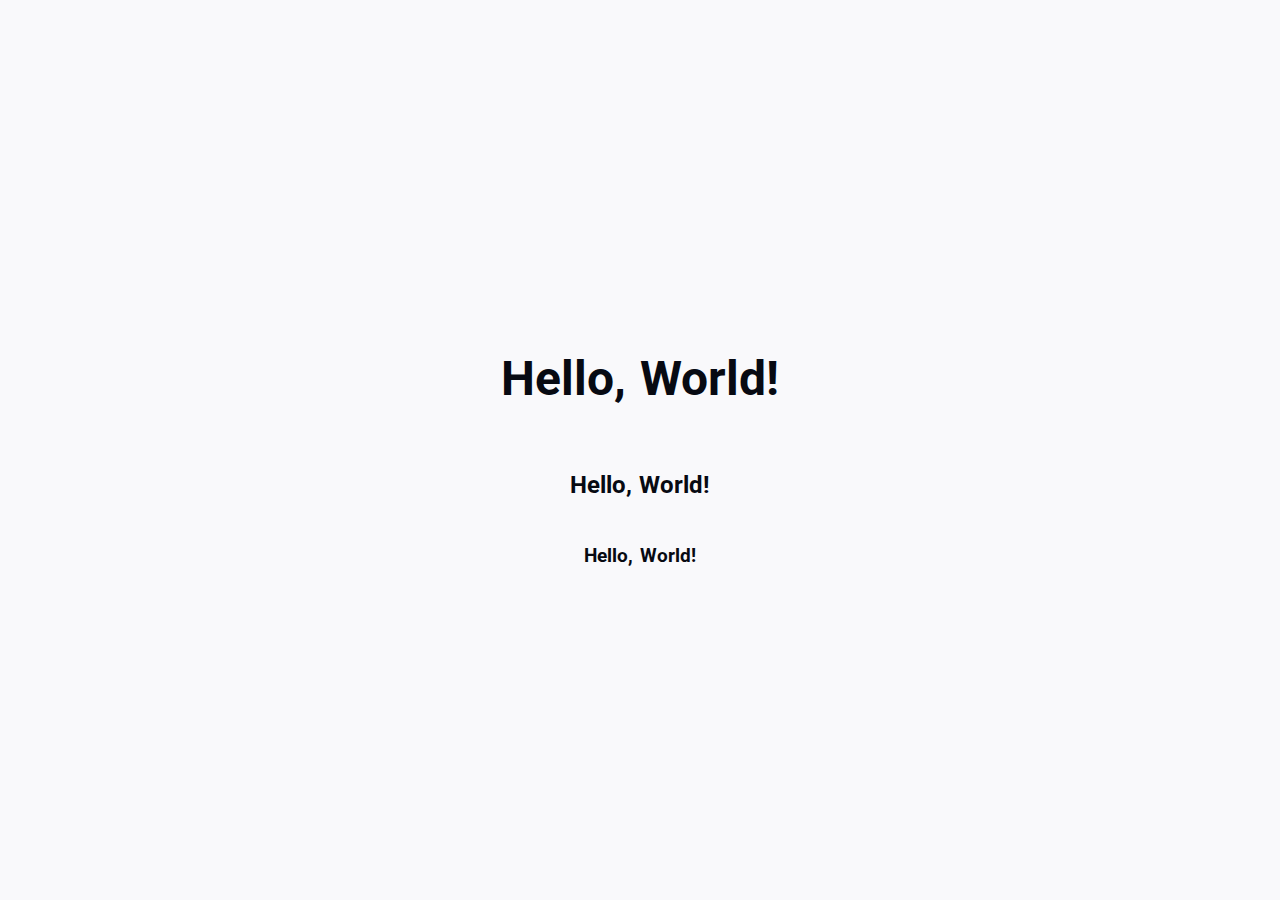
<file: Animation Prop/index.html>
<!DOCTYPE html>
<html lang="en">
  <head>
    <meta charset="UTF-8" />
    <meta http-equiv="X-UA-Compatible" content="IE=edge" />
    <meta name="viewport" content="width=device-width, initial-scale=1.0" />
    <link
      href="https://fonts.googleapis.com/css2?family=Roboto:wght@100;400;700&display=swap"
      rel="stylesheet"
    />
    <link rel="stylesheet" href="normalize.css" />
    <link rel="stylesheet" href="base.css" />
    <link rel="stylesheet" href="style.css" />
    <title>Animate</title>
  </head>
  <body>
    <section>
      <h1 class="animate bounce">Hello, World!</h1>
      <h2 class="animate slideInRight animate--slow">Hello, World!</h2>
      <h3 class="animate rotate animate--slow animate--infinite">
        Hello, World!
      </h3>
    </section>
  </body>
</html>
</file>
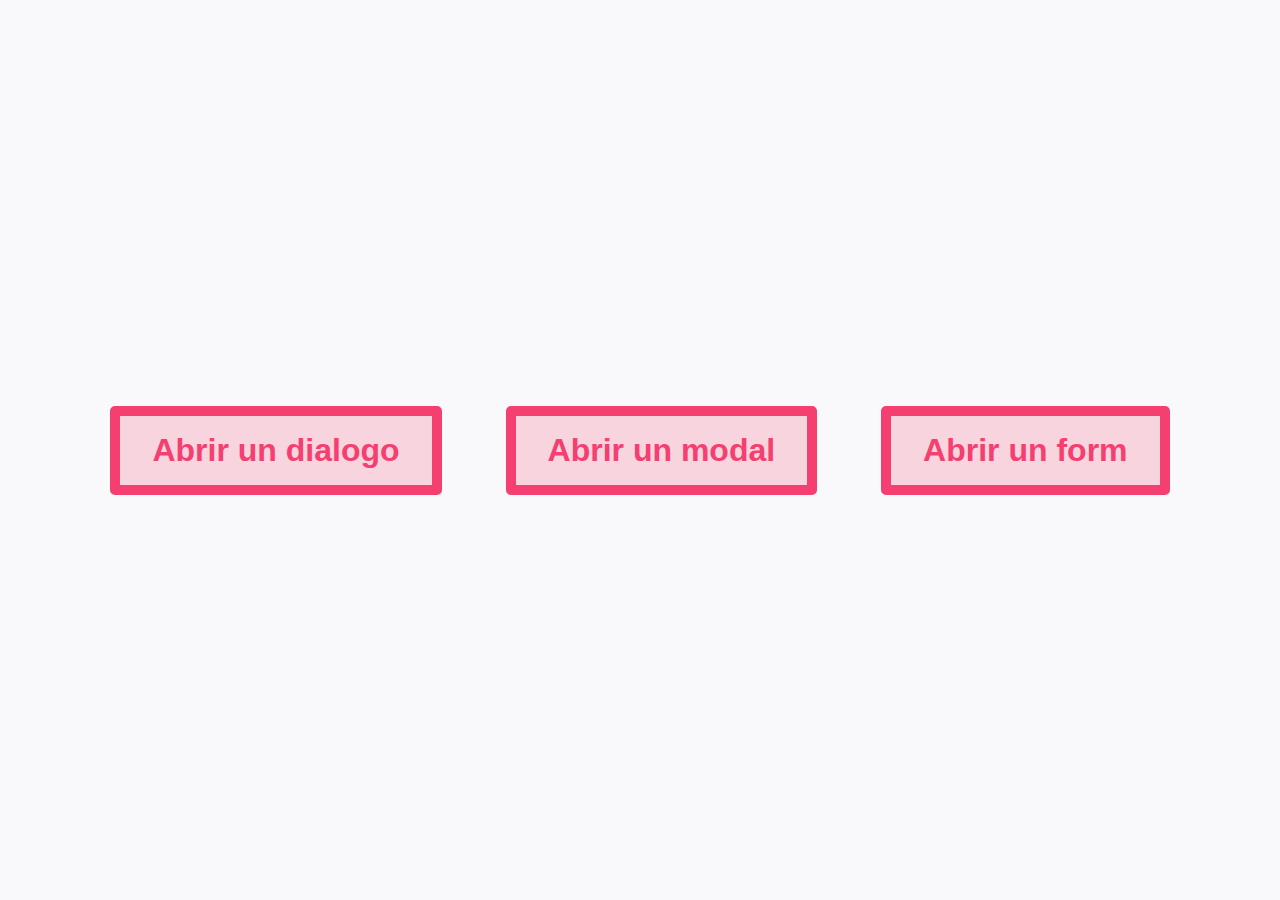
<file: Dialog Element/index.html>
<!DOCTYPE html>
<html lang="en">
<head>
    <meta charset="UTF-8">
    <meta name="viewport" content="width=device-width, initial-scale=1.0">
    <link rel="stylesheet" href="style.css" />
    <title>Transitions</title>
</head>
<body>
    <div class="dialog-container">
        <button data-open-dialog class="btn">Abrir un dialogo</button>
        <dialog data-dialog class="dialogWd">
            <span> Esto es un cuadro de dialogo</span>
            <button data-close-dialog class="btn-close">Close</button>
        </dialog>
    </div>

    <div class="modal-container">
        <button data-open-modal class="btn">Abrir un modal</button>
        <dialog data-modal class="modalWd">
            <span>Esto es un cuadro Modal</span>
            <button data-close-modal class="btn-close">Close</button>
        </dialog>
    </div>
    
    <div class="form-container">
        <button data-open-form class="btn">Abrir un form</button>
        <dialog data-form>
            <form >
                <input type="text" />
                <button type="submit" formmethod="dialog">Cancel</button>
                <button type="submit">Submit</button>
            </form>
        </dialog>
    </div>
    <script src="script.js"></script>
</body>
</html>
</file>
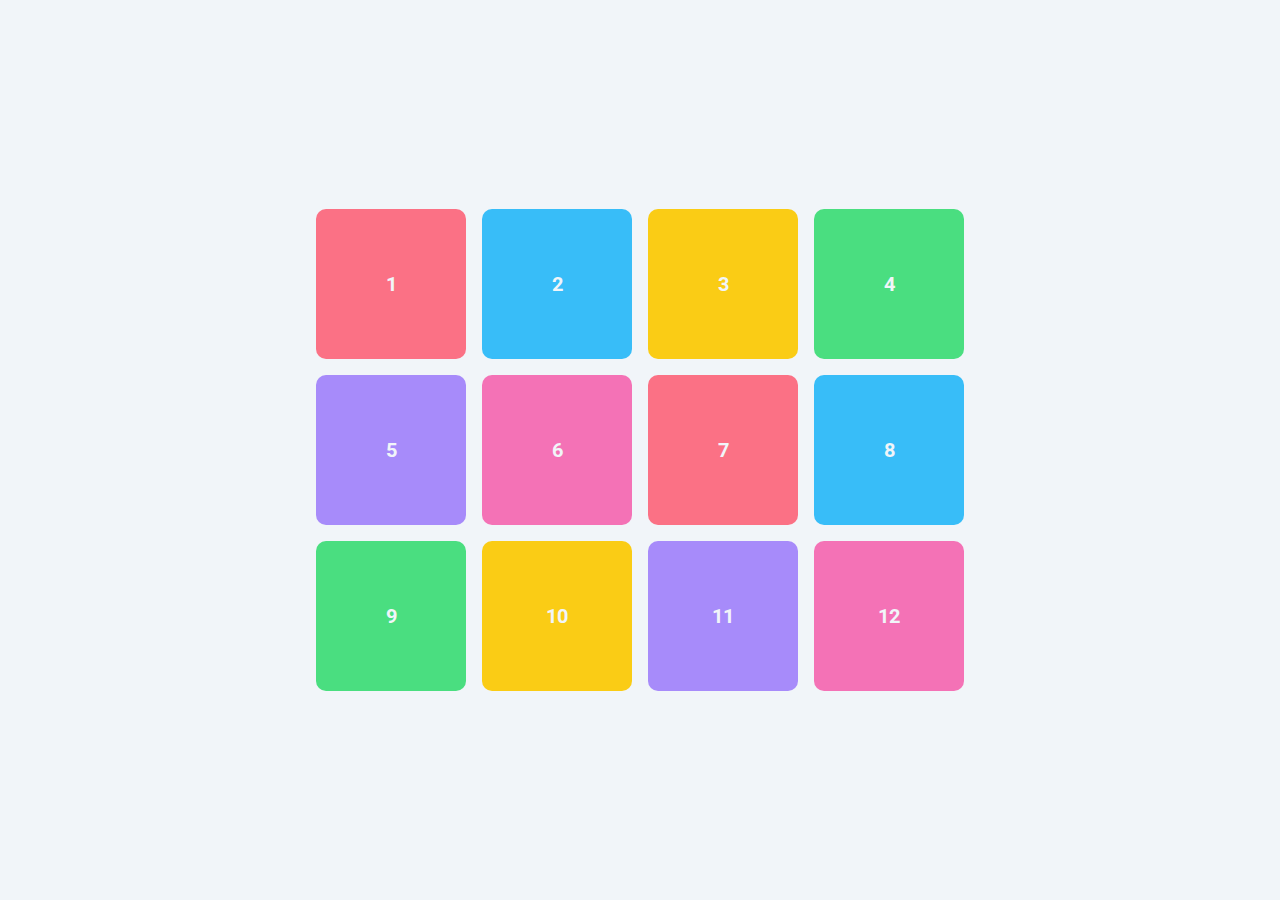
<file: Positioning/index.html>
<!DOCTYPE html>
<html lang="en">
  <head>
    <meta charset="UTF-8" />
    <meta http-equiv="X-UA-Compatible" content="IE=edge" />
    <meta name="viewport" content="width=device-width, initial-scale=1.0" />
    <link rel="stylesheet" href="base.css" />
    <link
      href="https://fonts.googleapis.com/css2?family=Roboto:wght@100;400;700&display=swap"
      rel="stylesheet"
    />
    <title>Positions</title>
  </head>
  <body>
    <section>
      <div class="container">
        <div class="item item-1">1</div>
        <div class="item item-2">2</div>
        <div class="item item-3">3</div>
        <div class="item item-4">4</div>
        <div class="item item-5">5</div>
        <div class="item item-6">6</div>
        <div class="item item-7">7</div>
        <div class="item item-8">8</div>
        <div class="item item-9">9</div>
        <div class="item item-10">10</div>
        <div class="item item-11">11</div>
        <div class="item item-12">12</div>
      </div>
    </section>
    <!-- <section>
      <h1>Hello, World!</h1>
    </section>
    <section>
      <h1>Hello, World!</h1>
    </section>
    <section>
      <h1>Hello, World!</h1>
    </section> -->
  </body>
</html>
</file>
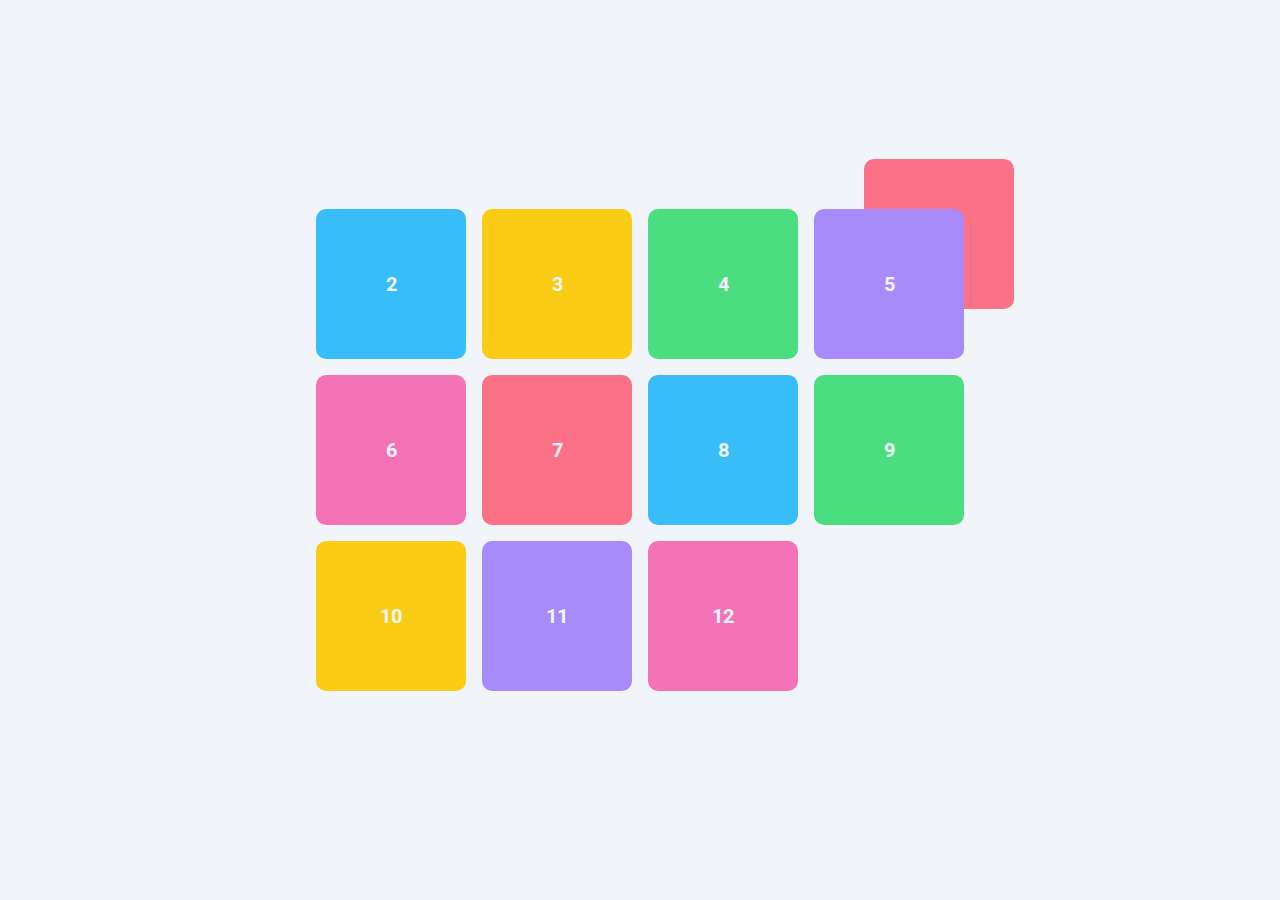
<file: Positioning/absolute/index.html>
<!DOCTYPE html>
<html lang="en">
  <head>
    <meta charset="UTF-8" />
    <meta http-equiv="X-UA-Compatible" content="IE=edge" />
    <meta name="viewport" content="width=device-width, initial-scale=1.0" />
    <link rel="stylesheet" href="../base.css" />
    <link rel="stylesheet" href="absolute.css" />
    <link
      href="https://fonts.googleapis.com/css2?family=Roboto:wght@100;400;700&display=swap"
      rel="stylesheet"
    />
    <title>Positions</title>
  </head>
  <body>
    <section>
      <div class="container">
        <div class="item item-1">1</div>
        <div class="item item-2">2</div>
        <div class="item item-3">3</div>
        <div class="item item-4">4</div>
        <div class="item item-5">5</div>
        <div class="item item-6">6</div>
        <div class="item item-7">7</div>
        <div class="item item-8">8</div>
        <div class="item item-9">9</div>
        <div class="item item-10">10</div>
        <div class="item item-11">11</div>
        <div class="item item-12">12</div>
      </div>
    </section>
  </body>
</html>
</file>
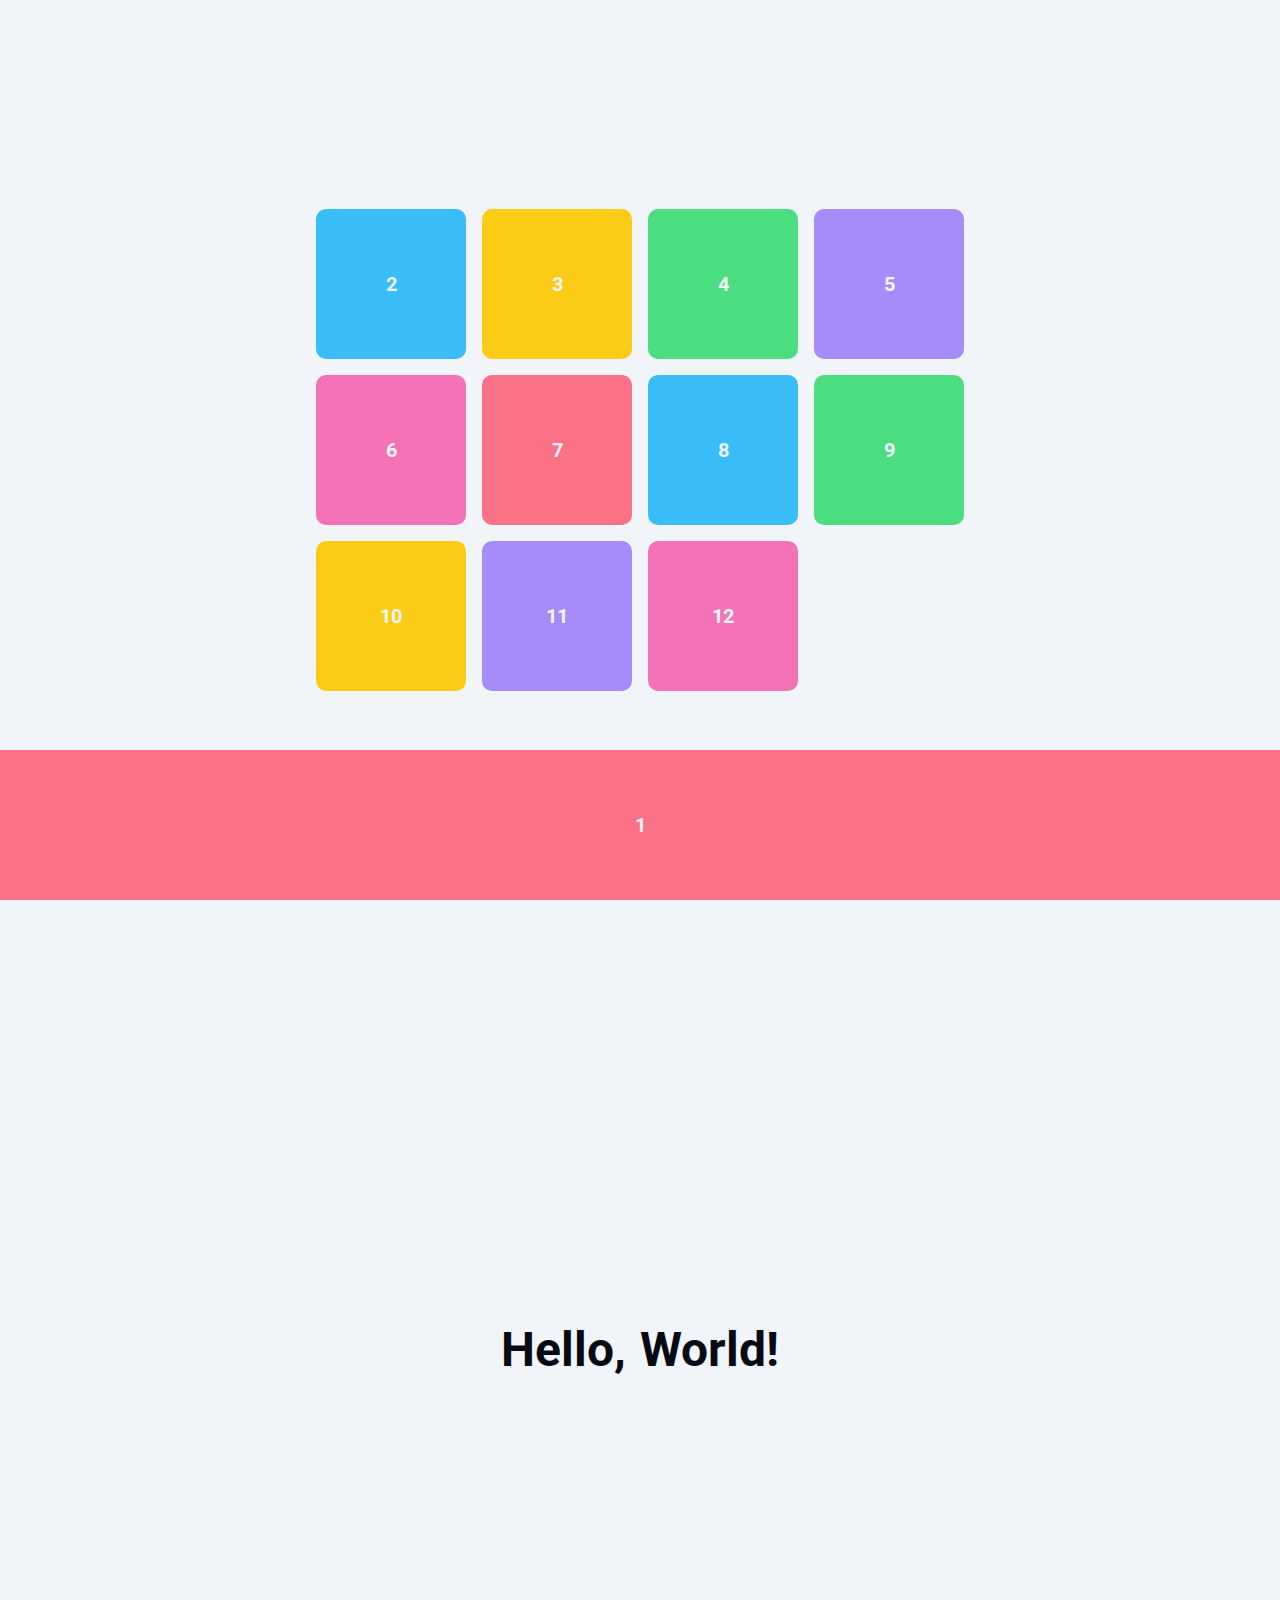
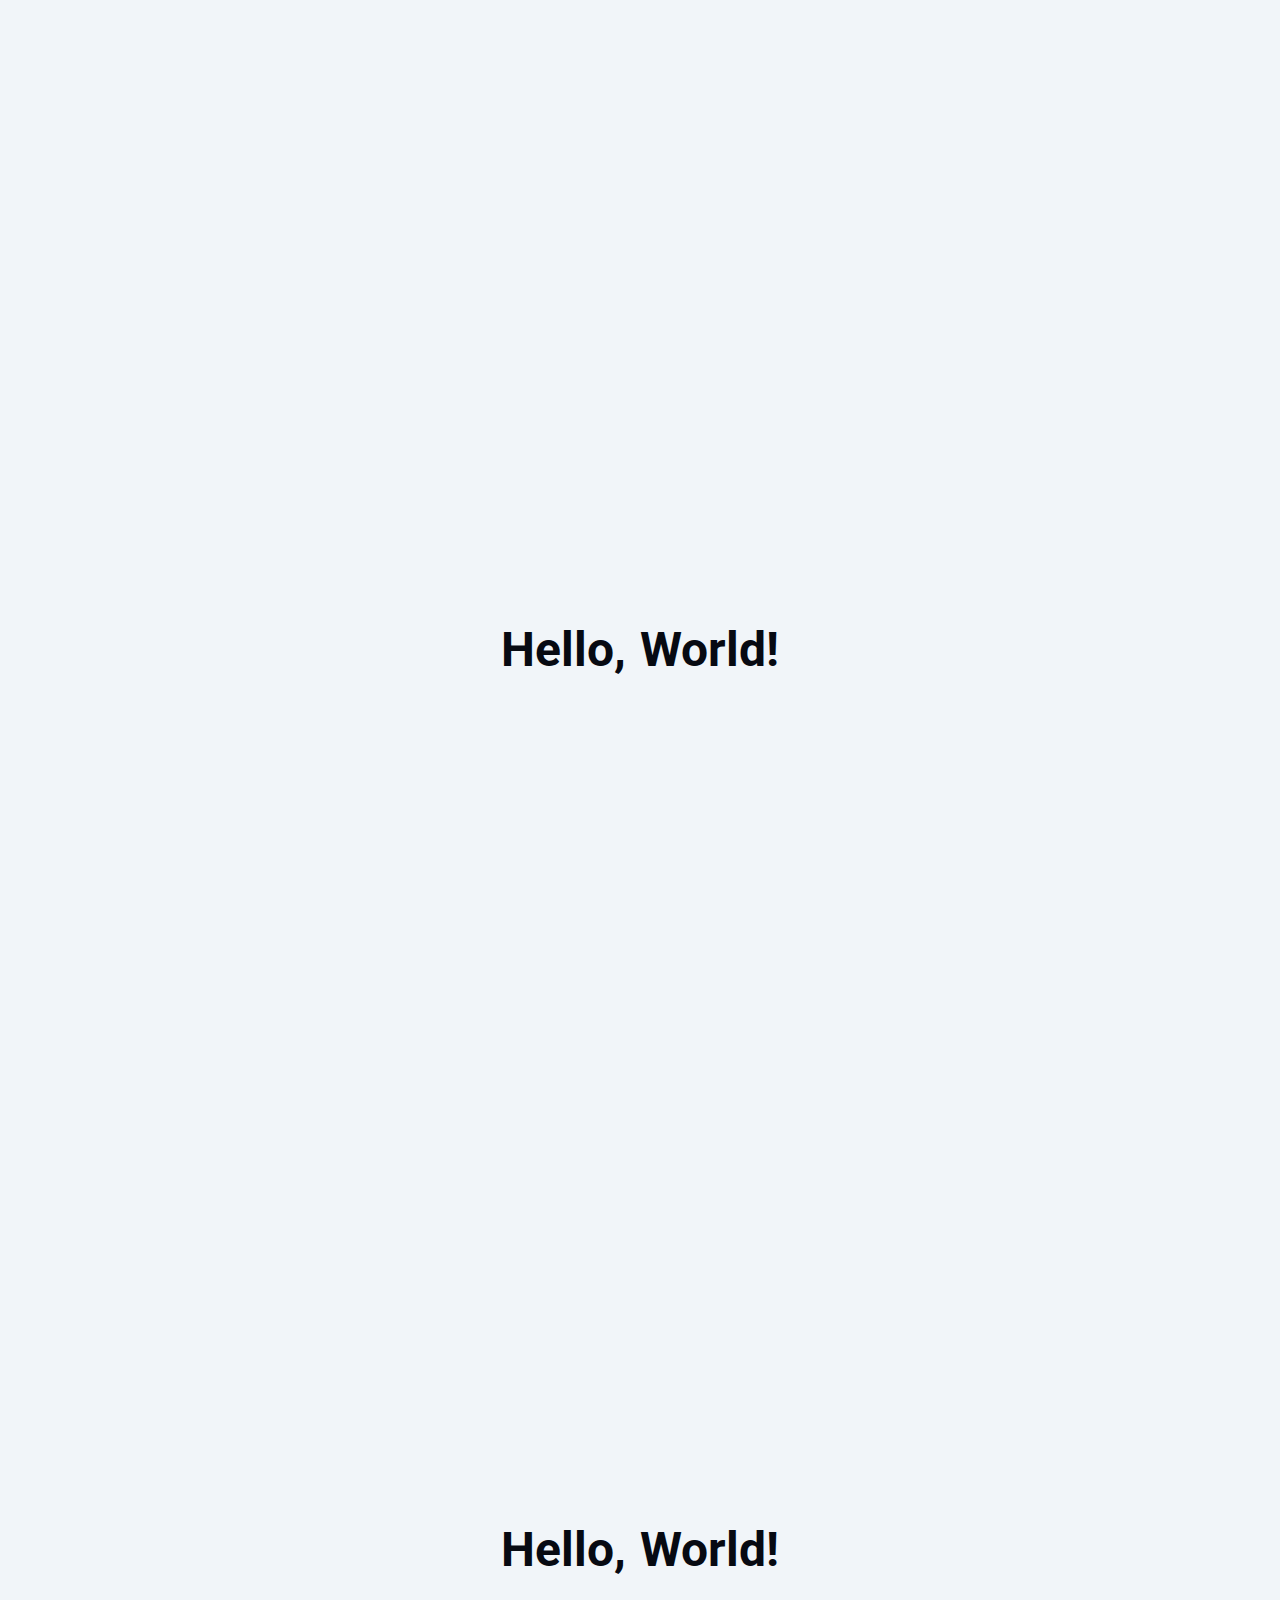
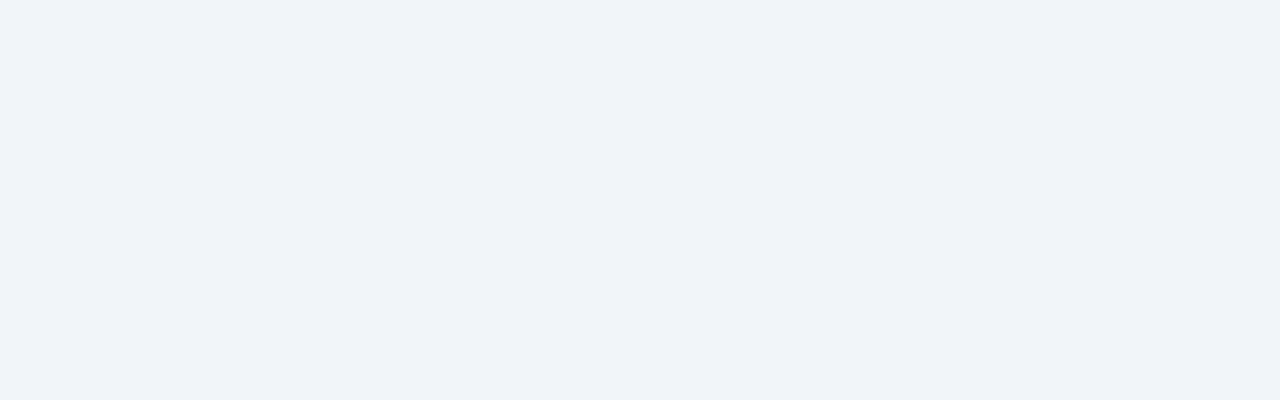
<file: Positioning/fixed&sticky/index.html>
<!DOCTYPE html>
<html lang="en">
  <head>
    <meta charset="UTF-8" />
    <meta http-equiv="X-UA-Compatible" content="IE=edge" />
    <meta name="viewport" content="width=device-width, initial-scale=1.0" />
    <link rel="stylesheet" href="../base.css" />
    <link rel="stylesheet" href="fixed.css" />
    <link
      href="https://fonts.googleapis.com/css2?family=Roboto:wght@100;400;700&display=swap"
      rel="stylesheet"
    />
    <title>Positions</title>
  </head>
  <body>
    <section>
      <div class="container">
        <div class="item item-1">1</div>
        <div class="item item-2">2</div>
        <div class="item item-3">3</div>
        <div class="item item-4">4</div>
        <div class="item item-5">5</div>
        <div class="item item-6">6</div>
        <div class="item item-7">7</div>
        <div class="item item-8">8</div>
        <div class="item item-9">9</div>
        <div class="item item-10">10</div>
        <div class="item item-11">11</div>
        <div class="item item-12">12</div>
      </div>
    </section>
    <section>
      <h1>Hello, World!</h1>
    </section>
    <section>
      <h1>Hello, World!</h1>
    </section>
    <section>
      <h1>Hello, World!</h1>
    </section>
  </body>
</html>
</file>
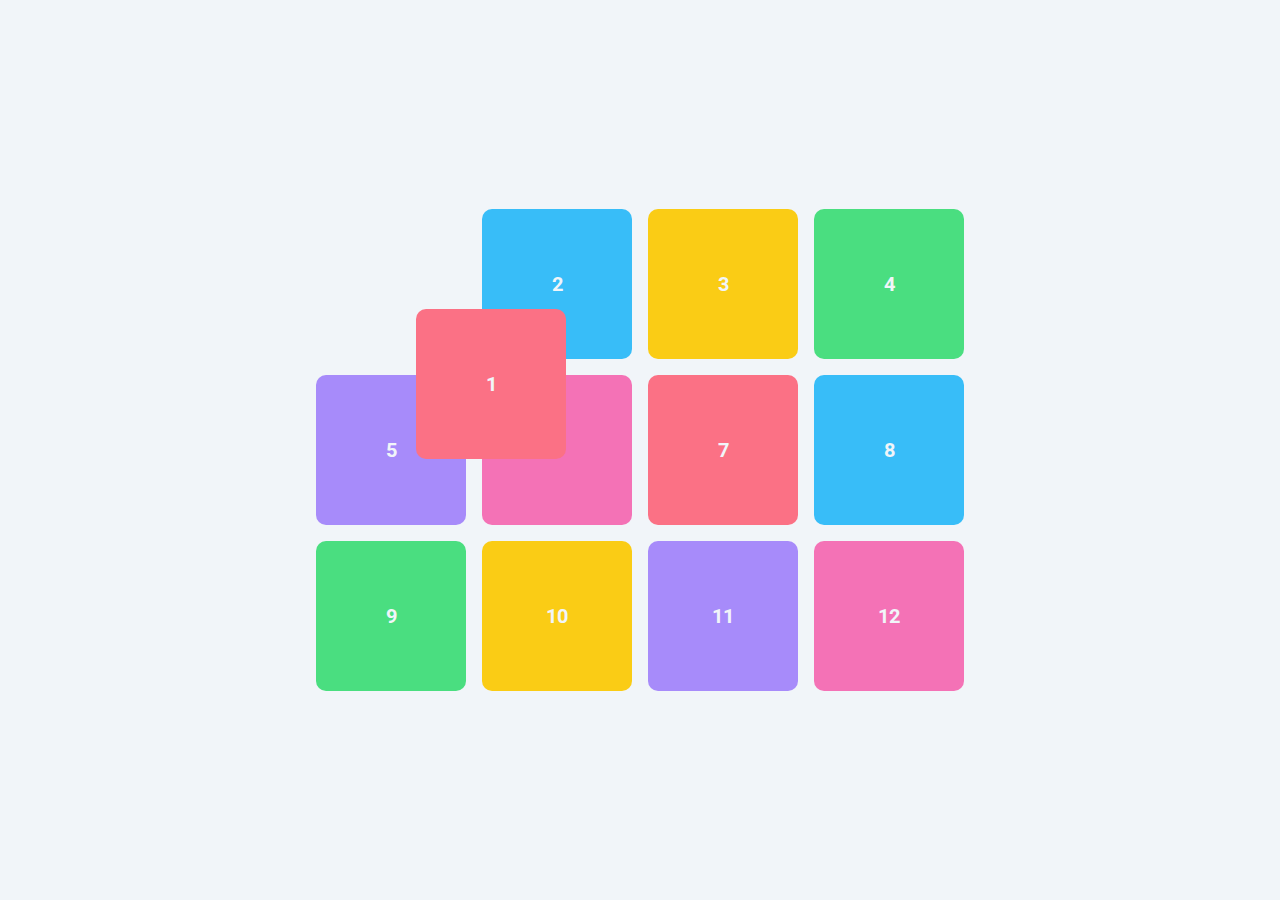
<file: Positioning/static&relative/index.html>
<!DOCTYPE html>
<html lang="en">
  <head>
    <meta charset="UTF-8" />
    <meta http-equiv="X-UA-Compatible" content="IE=edge" />
    <meta name="viewport" content="width=device-width, initial-scale=1.0" />
    <link rel="stylesheet" href="../base.css" />
    <link rel="stylesheet" href="relative.css" />
    <link
      href="https://fonts.googleapis.com/css2?family=Roboto:wght@100;400;700&display=swap"
      rel="stylesheet"
    />
    <title>Positions</title>
  </head>
  <body>
    <section>
      <div class="container">
        <div class="item item-1">1</div>
        <div class="item item-2">2</div>
        <div class="item item-3">3</div>
        <div class="item item-4">4</div>
        <div class="item item-5">5</div>
        <div class="item item-6">6</div>
        <div class="item item-7">7</div>
        <div class="item item-8">8</div>
        <div class="item item-9">9</div>
        <div class="item item-10">10</div>
        <div class="item item-11">11</div>
        <div class="item item-12">12</div>
      </div>
    </section>
    <!-- <section>
      <h1>Hello, World!</h1>
    </section>
    <section>
      <h1>Hello, World!</h1>
    </section>
    <section>
      <h1>Hello, World!</h1>
    </section> -->
  </body>
</html>
</file>
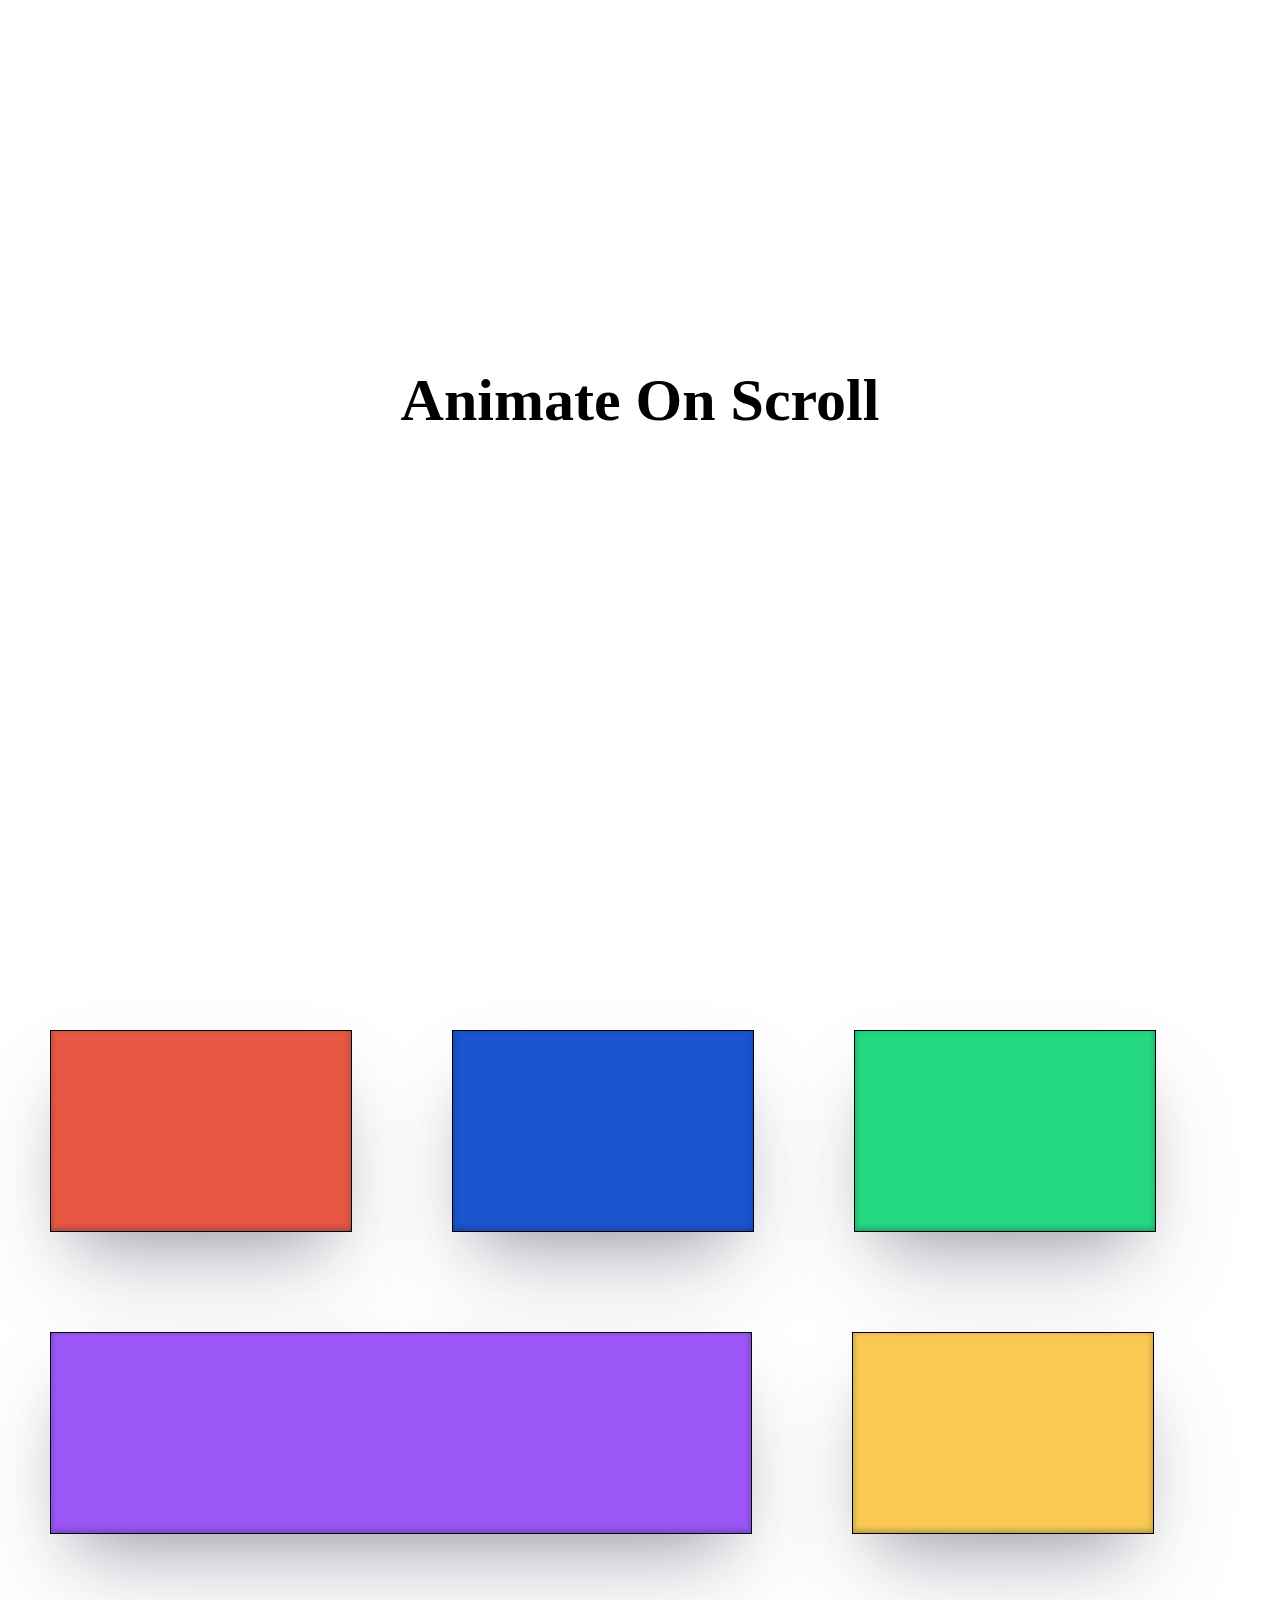
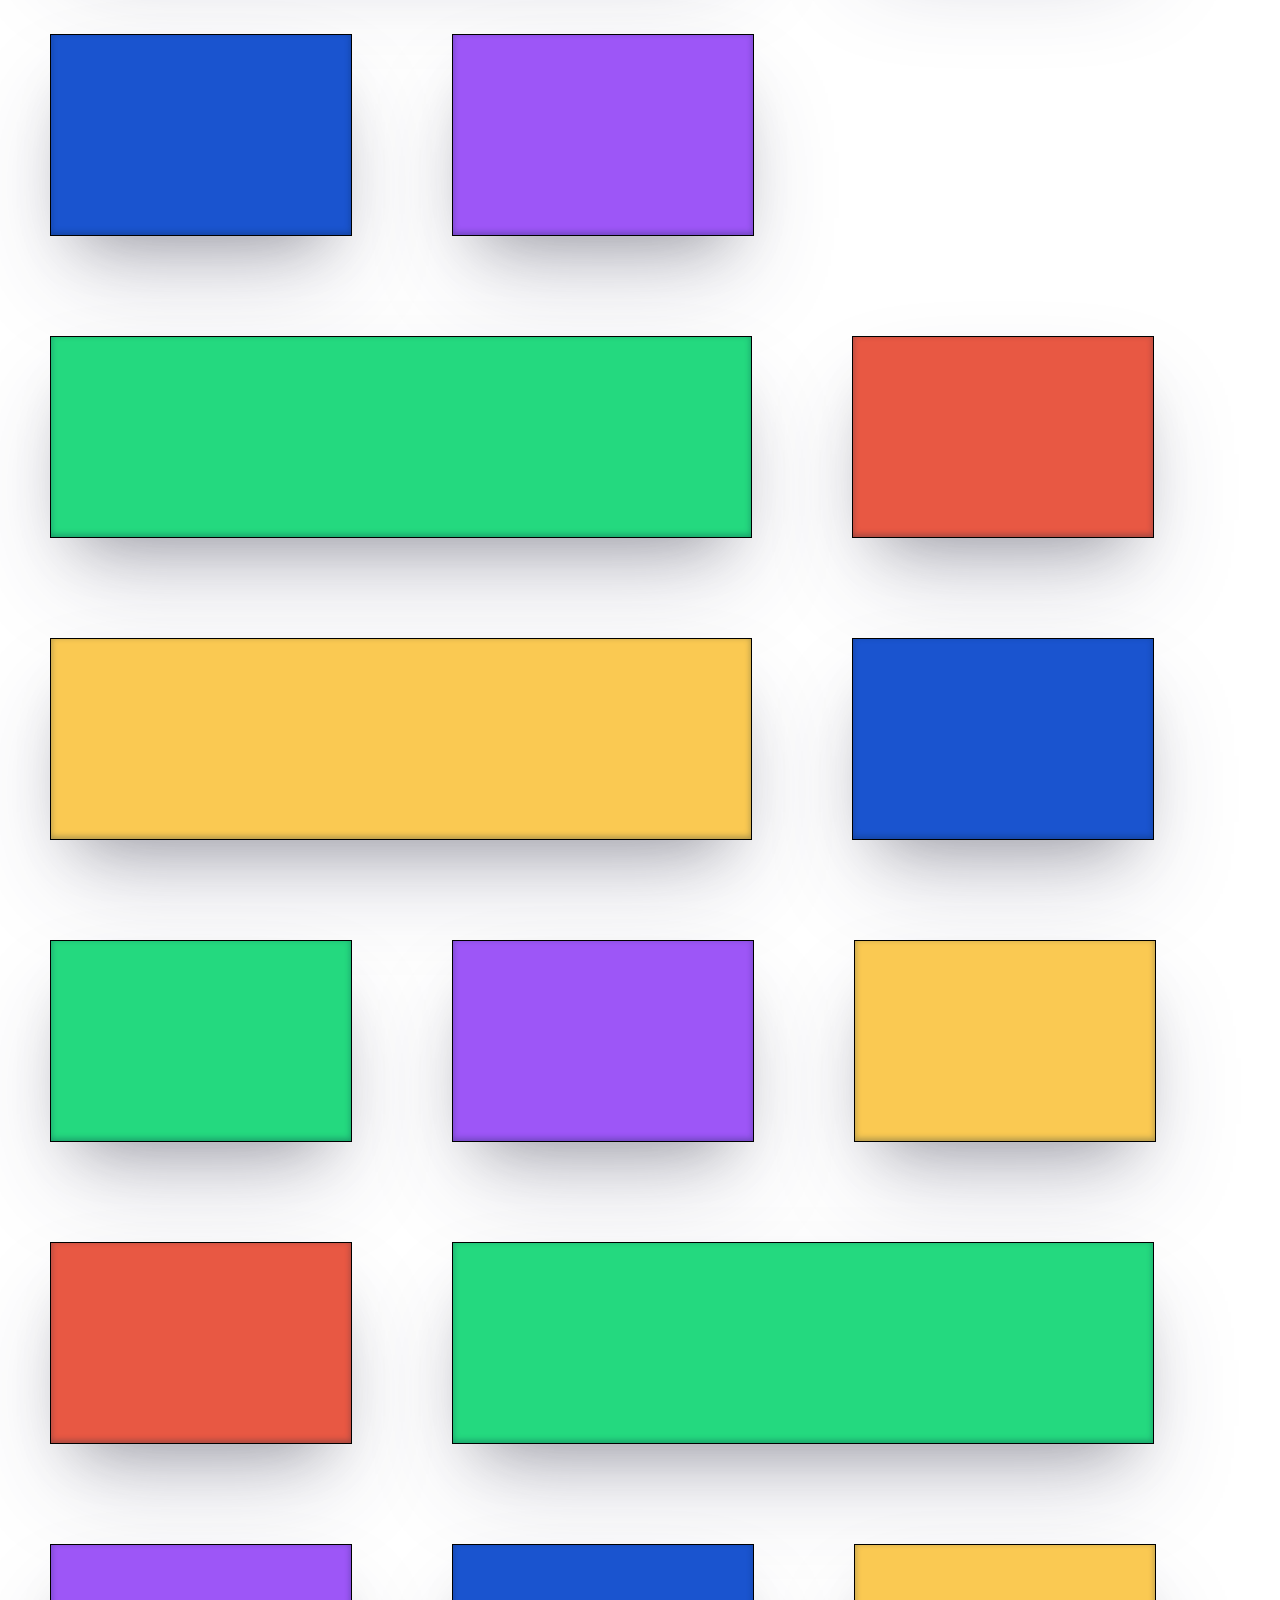
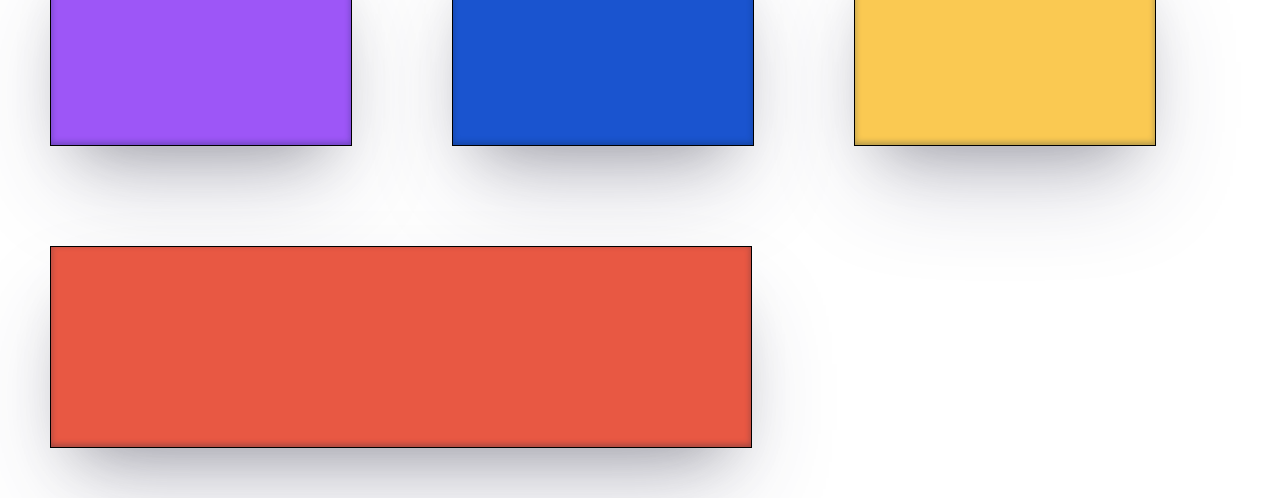
<file: Animation Prop/Animate of scroll.html>
<!DOCTYPE html>
<html lang="en">
  <head>
    <meta charset="UTF-8" />
    <meta name="viewport" content="width=device-width, initial-scale=1.0" />
    <title>Animate on scroll</title>

    <style>
      body {
        width: 100%;
        height: 100vh;
        margin: 0;
        padding: 0;
      }
      h1 {
        width: 100%;
        height: 100vh;
        line-height: 80vh;
        text-align: center;
        display: block;
        font-size: 60px;
      }
      .view {
        width: 100%;
        display: flex;
        align-items: center;
        flex-wrap: wrap;
      }
      .block {
        height: 200px;
        width: 300px;
        margin: 50px;
        border: 0.5mm solid black;
        box-shadow: rgba(50, 50, 93, 0.25) 0px 50px 100px -20px,
          rgba(0, 0, 0, 0.3) 0px 30px 60px -30px,
          rgba(10, 37, 64, 0.35) 0px -2px 6px 0px inset;
      }
      .block:nth-child(1) {
        background: rgb(232, 88, 67);
      }
      .block:nth-child(2) {
        background: rgb(26, 84, 207);
      }
      .block:nth-child(3) {
        background: rgb(36, 217, 127);
      }
      .block:nth-child(4) {
        background: rgb(157, 86, 247);
        width: 700px;
      }
      .block:nth-child(5) {
        background: rgb(250, 201, 82);
      }
      .block:nth-child(6) {
        background: rgb(26, 84, 207);
      }
      .block:nth-child(7) {
        background: rgb(157, 86, 247);
      }
      .block:nth-child(8) {
        background: rgb(36, 217, 127);
        width: 700px;
      }
      .block:nth-child(9) {
        background: rgb(232, 88, 67);
      }
      .block:nth-child(10) {
        background: rgb(250, 201, 82);
        width: 700px;
      }
      .block:nth-child(11) {
        background: rgb(26, 84, 207);
      }
      .block:nth-child(12) {
        background: rgb(36, 217, 127);
      }
      .block:nth-child(13) {
        background: rgb(157, 86, 247);
      }
      .block:nth-child(14) {
        background: rgb(250, 201, 82);
      }
      .block:nth-child(15) {
        background: rgb(232, 88, 67);
      }
      .block:nth-child(16) {
        background: rgb(36, 217, 127);
        width: 700px;
      }
      .block:nth-child(17) {
        background: rgb(157, 86, 247);
      }
      .block:nth-child(18) {
        background: rgb(26, 84, 207);
      }
      .block:nth-child(19) {
        background: rgb(250, 201, 82);
      }
      .block:nth-child(20) {
        background: rgb(232, 88, 67);
        width: 700px;
      }

      @keyframes appear {
        from {
          opacity: 0;
          clip-path: inset(100% 100% 0 0);
        }
        to {
          opacity: 1;
          clip-path: inset(0 0 0 0);
        }
      }

      .block {
        animation: appear linear;
        animation-timeline: view();
        animation-range: entry 0% cover 40%;
      }
    </style>
  </head>
  <body>
    <h1>Animate On Scroll</h1>
    <div class="view">
      <div class="block"></div>
      <div class="block"></div>
      <div class="block"></div>
      <div class="block"></div>
      <div class="block"></div>
      <div class="block"></div>
      <div class="block"></div>
      <div class="block"></div>
      <div class="block"></div>
      <div class="block"></div>
      <div class="block"></div>
      <div class="block"></div>
      <div class="block"></div>
      <div class="block"></div>
      <div class="block"></div>
      <div class="block"></div>
      <div class="block"></div>
      <div class="block"></div>
      <div class="block"></div>
      <div class="block"></div>
    </div>
  </body>
</html>
</file>
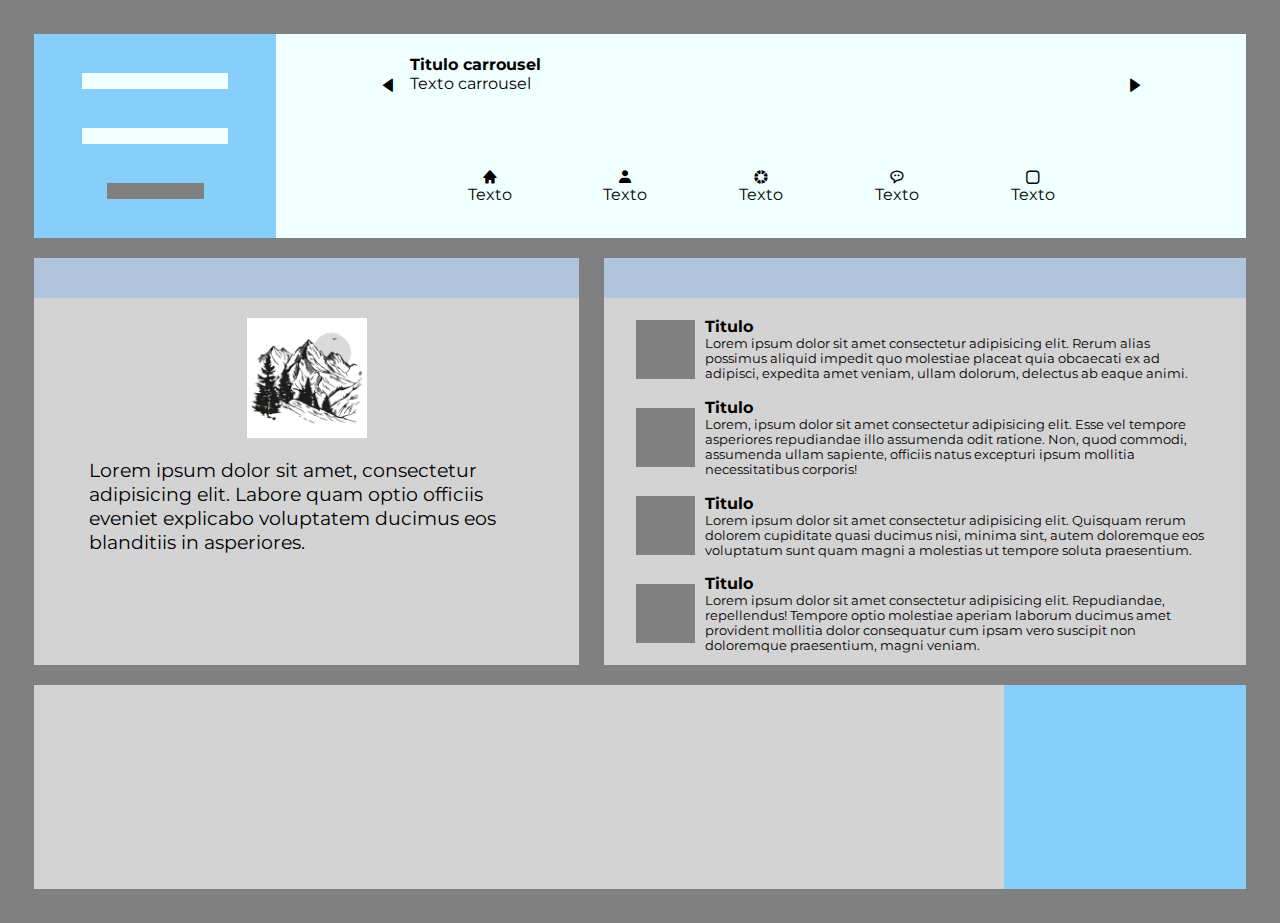
<file: Maqueteado/plantilla9c1.html>
<!DOCTYPE html>
<html lang="es">
<head>
    <meta charset="UTF-8">
    <meta name="viewport" content="width=device-width, initial-scale=1.0">
    <title>Document</title>
    <link rel="stylesheet" href="p9c1.css">
    <link href='https://unpkg.com/boxicons@2.1.4/css/boxicons.min.css' rel='stylesheet'>
</head>
<body>
    <main class="container">
        <header>
            <div class="box">
                <p></p>
                <p></p>
                <p></p>
            </div>
            <nav>
                <div class="carrousel">
                    <div class="carrousel-arrow left-arrow">
                        <i class='bx bxs-left-arrow'></i>
                    </div>
                    <div class="carrousel-content">
                        <h4>Titulo carrousel</h4>
                        <p>Texto carrousel</p>
                    </div>
                    <div class="carrousel-arrow right-arrow">
                        <i class='bx bxs-right-arrow' ></i>
                    </div>
                </div>

                <div class="mini-cards-container">
                    <div class="mini-card">
                        <i class='bx bxs-home'></i>
                        <p>Texto</p>
                    </div>
                    <div class="mini-card">
                        <i class='bx bxs-user'></i>
                        <p>Texto</p>
                    </div>
                    <div class="mini-card">
                        <i class='bx bxs-color' ></i>
                        <p>Texto</p>
                    </div>
                    <div class="mini-card">
                        <i class='bx bx-message-rounded-dots' ></i>
                        <p>Texto</p>
                    </div>
                    <div class="mini-card">
                        <i class='bx bx-square-rounded' ></i>
                        <p>Texto</p>
                    </div>
                </div>
            </nav>
        </header>

        <section>
            <article>
                <h2></h2>
                <img src="imgs/mountain.jpg" alt="">
                <p>Lorem ipsum dolor sit amet, consectetur adipisicing elit. 
                    Labore quam optio officiis eveniet explicabo voluptatem 
                    ducimus eos blanditiis in asperiores. </p>
            </article>
            
            <aside>
                <h2></h2>

                <div class="posts-container">
                    <div class="post-cont">
                        <div class="pimg"></div>
                        <div class="post">
                            <h4>Titulo</h4>
                            <p>Lorem ipsum dolor sit amet consectetur adipisicing elit. Rerum alias possimus aliquid impedit quo molestiae placeat quia obcaecati ex ad adipisci, expedita amet veniam, ullam dolorum, delectus ab eaque animi.</p>
                        </div>
                    </div>
                    <div class="post-cont">
                        <div class="pimg"></div>
                        <div class="post">
                            <h4>Titulo</h4>
                            <p>Lorem, ipsum dolor sit amet consectetur adipisicing elit. Esse vel tempore asperiores repudiandae illo assumenda odit ratione. Non, quod commodi, assumenda ullam sapiente, officiis natus excepturi ipsum mollitia necessitatibus corporis!</p>
                        </div>
                    </div>
                    <div class="post-cont">
                        <div class="pimg"></div>
                        <div class="post">
                            <h4>Titulo</h4>
                            <p>Lorem ipsum dolor sit amet consectetur adipisicing elit. Quisquam rerum dolorem cupiditate quasi ducimus nisi, minima sint, autem doloremque eos voluptatum sunt quam magni a molestias ut tempore soluta praesentium.</p>
                        </div>
                    </div>
                    <div class="post-cont">
                        <div class="pimg"></div>
                        <div class="post">
                            <h4>Titulo</h4>
                            <p>Lorem ipsum dolor sit amet consectetur adipisicing elit. Repudiandae, repellendus! Tempore optio molestiae aperiam laborum ducimus amet provident mollitia dolor consequatur cum ipsam vero suscipit non doloremque praesentium, magni veniam.</p>
                        </div>
                    </div>
                </div>
            </aside>
            
        </section>

        <footer>
            <div class="cards"></div>
            <div class="box"></div>
        </footer>
    </main>
</body>
</html>
</file>
<file: Animation Prop/base.css>
:root {
  --clr-dark: #070a12;
  --clr-light: #f9f9fb;
  --clr-accent: #f43f70;
}

*,
*::before,
*::after {
  box-sizing: border-box;
}

* {
  font-family: 'Roboto', sans-serif;
}

body {
  margin: 0;
  padding: 0;
  line-height: 1.5;
  word-spacing: 1.4px;
  color: var(--clr-dark);
  background-color: var(--clr-light);
}

section {
  display: flex;
  flex-direction: column;
  justify-content: center;
  align-items: center;
  height: 100vh;
  overflow: hidden;
}

h1 {
  font-size: 3rem;
  /* border-bottom: 5px solid var(--clr-dark); */
}
</file>
<file: Dialog Element/style.css>
:root {
  --clr-dark: #070a12;
  --clr-light: #f9f9fb;
  --clr-accent: #f43f70;
  --clr-rgba: rgba(244, 63, 112, 0.2);
}

* {
  font-family: 'Roboto', sans-serif;
}

body {
  margin: 0;
  padding: 0;
  line-height: 1.5;
  word-spacing: 1.4px;
  color: var(--clr-dark);
  background-color: var(--clr-light);
  display: flex;
  justify-content: center;
  align-items: center;
  height: 100vh;
}

.btn {
  font-size: 2rem;
  font-weight: 700;
  padding: 0.5em 1em;
  margin: 0.5em 1em;
  color: var(--clr-accent);
  background-color: var(--clr-rgba);
  border: 10px solid var(--clr-accent);
  border-radius: 5px;

}

.btn:hover{
  background-color: var(--clr-accent);
  color: var(--clr-light);
  border-color: var(--clr-rgba);
}

dialog {
  z-index: 10;
  margin-top: 10px;
  background: var(--clr-rgba);
  border: 2px solid var(--clr-accent);
  border-radius: 1rem;
}

dialog::backdrop {
  background-color: hsl(250, 100%, 50%, 0.25);
}
</file>
<file: Positioning/base.css>
*,
*::before,
*::after {
  box-sizing: border-box;
}

:root {
  --clr-dark: #070a12;
  --clr-light: #f1f5f9;
  --clr-accent: #e11d48;
  --clr-lightRose: #fb7185;
  --clr-green: #4ade80;
  --clr-sky: #38bdf8;
  --clr-pink: #f472b6;
  --clr-violet: #a78bfa;
  --clr-yellow: #facc15;
}

body {
  margin: 0;
  padding: 0;
  line-height: 1.6;
  word-spacing: 1.4px;
  font-family: 'Roboto', sans-serif;
  background-color: var(--clr-light);
  color: var(--clr-dark);
}

.sticky {
  width: 100px;
  height: 100px;
  background-color: var(--clr-lightRose);
  position: fixed;
  bottom: 0px;
}

h1 {
  font-size: 3rem;
}

section {
  height: 100vh;
  display: flex;
  justify-content: center;
  align-items: center;
}

.container {
  display: grid;
  grid-template-rows: repeat(3, 150px);
  grid-template-columns: repeat(4, 150px);
  grid-gap: 1em;
}

.item {
  width: 150px;
  height: 150px;
  display: flex;
  justify-content: center;
  align-items: center;
  border-radius: 10px;
  color: var(--clr-light);
  font-weight: 700;
  font-size: 1.25rem;
}

.item-1 {
  background-color: var(--clr-lightRose);
}

.item-2 {
  background-color: var(--clr-sky);
}

.item-3 {
  background-color: var(--clr-yellow);
}

.item-4 {
  background-color: var(--clr-green);
}

.item-5 {
  background-color: var(--clr-violet);
}

.item-6 {
  background-color: var(--clr-pink);
}

.item-7 {
  background-color: var(--clr-lightRose);
}

.item-8 {
  background-color: var(--clr-sky);
}

.item-9 {
  background-color: var(--clr-green);
}

.item-10 {
  background-color: var(--clr-yellow);
}

.item-11 {
  background-color: var(--clr-violet);
}

.item-12 {
  background-color: var(--clr-pink);
}
</file>
<file: Positioning/absolute/absolute.css>
body {
  overflow-x: hidden;
}

.container {
  position: relative;
}

.item-1 {
  position: absolute;
  top: -50px;
  right: -50px;
  /* bottom: 0px; */
  /* left: 0px; */
  z-index: -1;
}
</file>
<file: Positioning/fixed&sticky/fixed.css>
.item-1 {
  position: fixed;
  bottom: 0px;
  left: 0px;
  border-radius: 0;
  width: 100%;
  z-index: 1;
}

.item-5 {
  position: sticky;
  top: 50px;
}
</file>
<file: Positioning/static&relative/relative.css>
.item-1 {
  position: relative;
  top: 100px;
  left: 100px;
}
</file>
<file: Maqueteado/p9c1.css>
@import url('https://fonts.googleapis.com/css2?family=Montserrat:ital,wght@0,100..900;1,100..900&display=swap');

:root{
    --principal: lightgray;
    --principal2: azure;
    --primary: lightskyblue;
    --accent: lightsalmon;
    --bg: gray;
    --support: lightsteelblue;

    --color-feo-para-ver: green;
}

*{
    margin: 0px;
    padding: 0px;
    box-sizing: border-box;

    font-family: "Montserrat", sans-serif;
    font-optical-sizing: auto;
}

body{
    /* width: 100vw; */
    background-color: var(--bg);
    padding: 10px;

    display: flex;
    justify-content: center;
    align-items: center;
}

.container{
    height: 95vh;
    width: 95vw;

    display: flex;
    flex-direction: column;
    margin: 1.5rem;
}

header{
    background-color: var(--principal);
    display: flex;

    height: 25%;
    width: 100%;
    margin-bottom: 20px;

    .box{
        height: 100%;
        width: 20%;
        background-color: var(--primary);
        display: flex;
        flex-direction: column;
        justify-content: space-evenly;
        align-items: center;

        p{
            height: 1rem;
            width: 60%;
            background-color: var(--principal2);
        }
        
        p:last-child{
            width: 40%;
            background-color: var(--bg);
        }
    }

    
    nav{
        height: 100%;
        width: 80%;
        background-color: var(--principal2);
        display: flex;
        flex-direction: column;
        align-items: center;
        justify-content: space-around;

        .carrousel{
            height: 45%;
            width: 80%;
            display: flex;
            justify-content: space-between;

            .carrousel-arrow{
                height: 100%;
                width: 30px;
                display: flex;
                justify-content: center;
                align-items: center;
            }

            .carrousel-content{
                width: calc(100% - 30px);
                padding: 2% 1%;
            }
        }

        .mini-cards-container{
            height: 45%;
            width: 70%;
            display: flex;

            .mini-card{
                height: 100%;
                width: 20%;
                display: flex;
                flex-direction: column;
                justify-content: center;
                align-items: center;
                margin: 0px 5px;

                i{
                    /* TODO: adaptartamaño icons */
                }

                p{
                    width: 100%;
                    text-align: center;
                }
            }
        }
    }
}

section{

    height: 50%;
    width: 100%;
    margin-bottom: 20px;

    display: flex;
    justify-content: space-between;

    article {
        background-color: var(--principal);
    
        width: 45%;
        height: 100%;
    
        display: flex;
        flex-direction: column;
        align-items: center;
        
        h2{
            width: 100%;
            height: 2.5rem;
            background-color: var(--support);
        }
        
        img{
            width: 120px;
            margin: 20px;
        }
    
        p{
            width: 80%;
            height: auto;
            font-size: 1.5vw;
        }
    }
    
    aside{
        background-color: var(--principal);
        width: 53%;
        height: 100%;
    
        h2{
            width: 100%;
            height: 2.5rem;
            background-color: var(--support);

            position: relative;
            top: 0px;
            left: 0px;
        }

        .posts-container{
            width: 100%;
            height: calc(100% - 2.5rem);
            display: flex;
            flex-direction: column;
            justify-content: space-evenly;
            align-items: center;

            .post-cont{
                width: 90%;
                height: 20%;
                
                display: flex;
                /* justify-content: flex-start; */
                align-items: center;
    
                .pimg{
                    height: 80%;
                    aspect-ratio: 1/1;
                    background-color: var(--bg);
                }
                .post{
                    width: calc(100% - 50px - 5px);
                    margin-left: 10px;
                    
                    h4{
                                                
                    }
                    p{
                        font-size: 1vw;
                    }
                }
            }
        }
    }
}

footer{
    background-color: var(--principal);
    height: 25%;
    width: 100%;

    display: flex;

    .cards{
        height: 100%;
        width: 80%;

        display: flex;
        justify-content: space-evenly;
        align-items: center;

        .card{
            height: 55%;
            width: 25%;

            .title{
                height: 50%;
                width: 100%;

                display: flex;
                align-items: end;

                .img{
                    width: 30%;
                    aspect-ratio: 1/1;
                    max-height: 150%;
                    background-color: var(--principal2);
                }

                h4{
                    background-color: var(--bg);
                    width: 60%;
                    height: 10px;
                    margin-left: 5px;
                }
            }

            p{
                height: 50%;
                width: 100%;
                
                font-size: 1vw;
            }
        }
    }

    .box{
        height: 100%;
        width: 20%;
        padding: 1rem;
        background-color: var(--primary);
        display: flex;
        flex-direction: column;
        justify-content: space-around;

        /* FIXME: Horrible */ 

        p{
            background-color: var(--principal);
            height: 1.5em;
            width: 60%;
            
            span{
                display: inline-block;
                margin-right: 5px;
                background-color: var(--bg);
                width: 20px;
                height: 1.5em;
            }
        }

    }
}
</file>
<file: Animation Prop/style.css>
/* Utility classes */
.animate {
  animation-duration: 1s;
  animation-fill-mode: both;
}

.animate.animate--infinite {
  animation-iteration-count: infinite;
}

.animate.animate--delay-1s {
  animation-delay: 1s;
}

.animate.animate--fast {
  animation-duration: 0.6s;
}

.animate.animate--slow {
  animation-duration: 3s;
}

/* Animations */
@keyframes slideInLeft {
  from {
    transform: translateX(-300px);
  }

  to {
    transform: translateX(0);
  }
}

.slideInLeft {
  animation-name: slideInLeft;
  animation-timing-function: ease-in;
}

@keyframes slideInRight {
  from {
    transform: translateX(300px);
  }

  to {
    transform: translateX(0);
  }
}

.slideInRight {
  animation-name: slideInRight;
  animation-timing-function: ease-in;
}

@keyframes rotate {
  from {
    transform: rotate(0);
  }

  to {
    transform: rotate(360deg);
  }
}

.rotate {
  animation-name: rotate;
  animation-timing-function: linear;

  transform-origin: top left;
}

@keyframes bounce {
  0%,
  20%,
  50%,
  80%,
  100% {
    transform: translateY(0);
  }

  40% {
    transform: translateY(-30px);
  }

  60% {
    transform: translateY(-15px);
  }
}

.bounce {
  animation-name: bounce;
}
</file>
